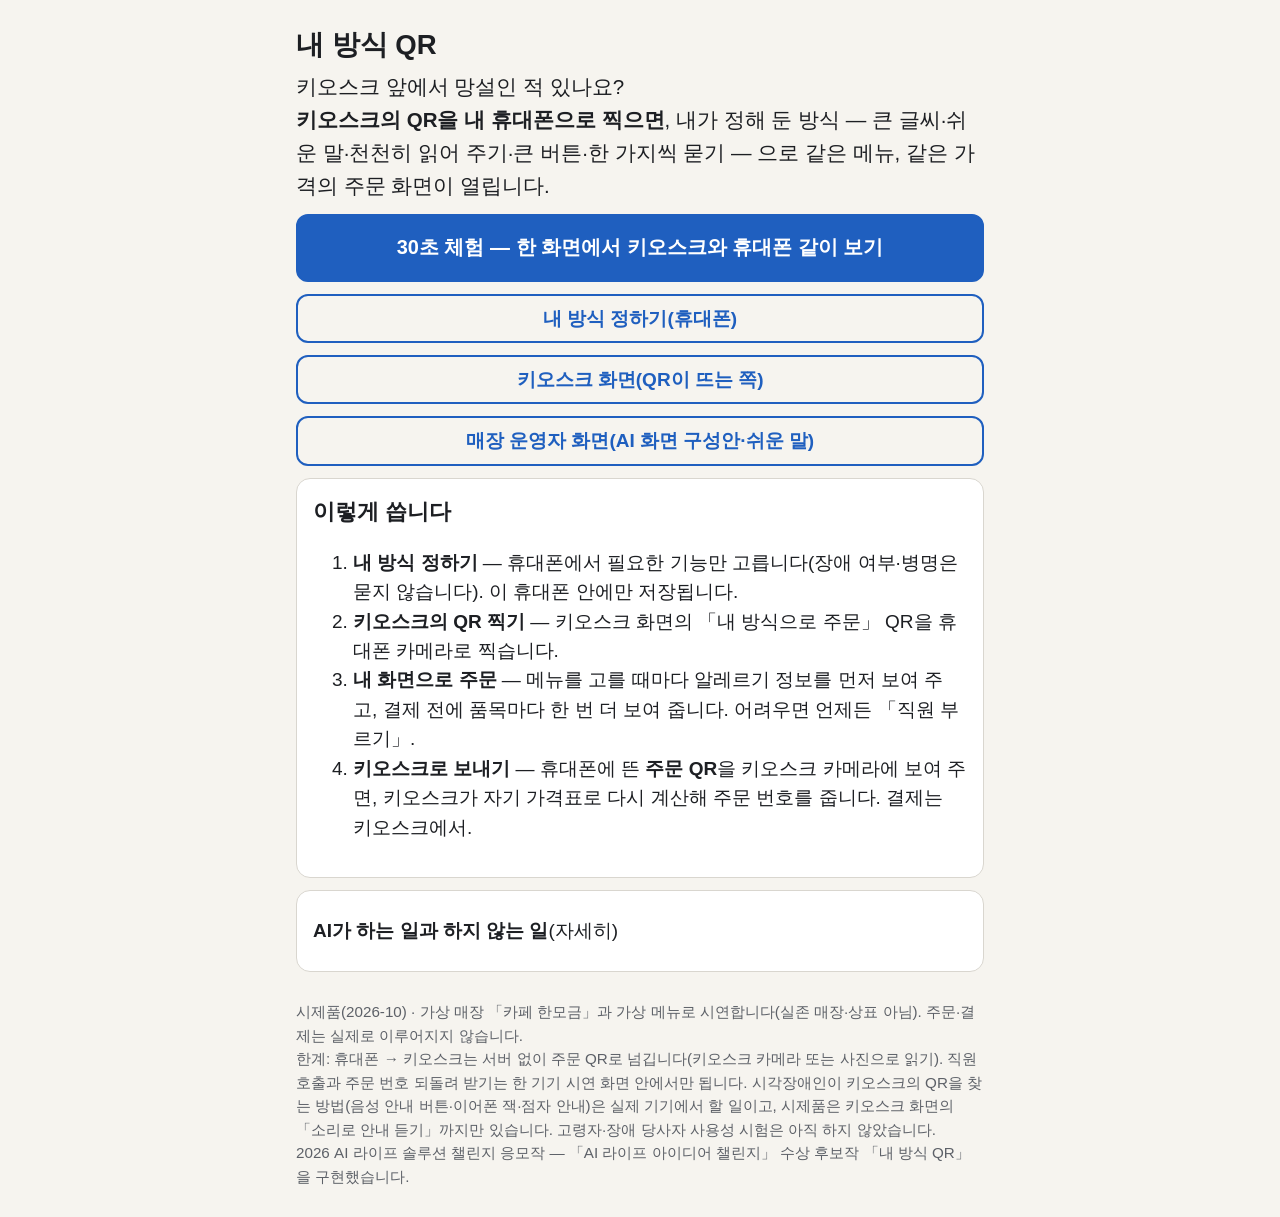
<file: index.html>
<!doctype html>
<html lang="ko">
<head>
<meta charset="utf-8">
<meta name="viewport" content="width=device-width, initial-scale=1">
<title>내 방식 QR — 키오스크를 내 방식으로</title>
<meta name="description" content="키오스크의 QR을 내 휴대폰으로 찍으면, 휴대폰에 저장한 내 방식(큰 글씨·쉬운 말·읽어 주기)대로 주문 화면이 나오는 시제품">
<link rel="stylesheet" href="css/app.css">
</head>
<body>
<main class="wrap">
  <h1>내 방식 QR</h1>
  <p class="hero">키오스크 앞에서 망설인 적 있나요?<br><b>키오스크의 QR을 내 휴대폰으로 찍으면</b>, 내가 정해 둔 방식 — 큰 글씨·쉬운 말·천천히 읽어 주기·큰 버튼·한 가지씩 묻기 — 으로 같은 메뉴, 같은 가격의 주문 화면이 열립니다.</p>

  <a class="btn block hero-btn" href="demo.html">30초 체험 — 한 화면에서 키오스크와 휴대폰 같이 보기</a>
  <a class="btn block ghost" href="my.html">내 방식 정하기(휴대폰)</a>
  <a class="btn block ghost" href="kiosk.html">키오스크 화면(QR이 뜨는 쪽)</a>
  <a class="btn block ghost" href="admin.html">매장 운영자 화면(AI 화면 구성안·쉬운 말)</a>

  <div class="card">
    <h2 style="margin-top:0">이렇게 씁니다</h2>
    <ol>
      <li><b>내 방식 정하기</b> — 휴대폰에서 필요한 기능만 고릅니다(장애 여부·병명은 묻지 않습니다). 이 휴대폰 안에만 저장됩니다.</li>
      <li><b>키오스크의 QR 찍기</b> — 키오스크 화면의 「내 방식으로 주문」 QR을 휴대폰 카메라로 찍습니다.</li>
      <li><b>내 화면으로 주문</b> — 메뉴를 고를 때마다 알레르기 정보를 먼저 보여 주고, 결제 전에 품목마다 한 번 더 보여 줍니다. 어려우면 언제든 「직원 부르기」.</li>
      <li><b>키오스크로 보내기</b> — 휴대폰에 뜬 <b>주문 QR</b>을 키오스크 카메라에 보여 주면, 키오스크가 자기 가격표로 다시 계산해 주문 번호를 줍니다. 결제는 키오스크에서.</li>
    </ol>
  </div>

  <details class="card">
    <summary><b>AI가 하는 일과 하지 않는 일</b> (자세히)</summary>
    <ul>
      <li><b>① 화면 구성안</b>: 매장 메뉴판을 처음 등록할 때, 손님 기능 조합 <b>64가지</b>마다 AI(Qwen2.5-1.5B)가 화면 구성안 — 목록에 보일 정보·한 번에 보일 메뉴 수·설명을 펼칠지 접을지·글씨와 단추 크기·읽어 줄 것·첫 화면 안내 한 줄 — 을 만듭니다(고를 것을 한꺼번에/하나씩 물을지는 코드가 정함). 코드가 기능별 최소 기준(큰 글씨면 글씨 140% 이상, 큰 버튼이면 단추 140% 이상, 한 가지씩이면 하나씩 묻기, 읽어 주기면 가격·알레르기는 꼭 읽기 등), 고르지 않은 기능은 그대로(또렷한 색은 색만 바꿈), 안내 문장(화면 방식만 말하는지·실제 구성과 맞는지 — 정해진 금지 낱말·말꼴 목록으로)을 검사해 고친 뒤 조합별로 저장합니다. 손님 화면은 그릴 때 실제 높이를 재서, 「담기」가 화면 밖이면 그 자리에서 설명을 단추 아래로 옮기고(쉬운 말이 아니면 접고) 그래도 넘치면 하나씩 묻습니다. <span id="planStats"></span></li>
      <li><b>② 쉬운 말</b>: 메뉴를 등록할 때 AI가 메뉴 설명과 옵션 이름을 <b>쉬운 말</b>로 한 번 바꿉니다. 규칙 검사(원문·용어 사전에 없는 낱말·숫자와 수량·빠진 재료·알레르기 성분을 빼는 말·뜻이 바뀐 옵션·원문에 없는 건강·질병·식이·가격 주장 등)를 통과한 것은 <b>승인 대기</b>로 두고, 매장 운영자가 원문과 나란히 보고 <b>승인한 것만</b> 손님 화면에 냅니다. 통과하지 못하면 <b>쉬운 낱말로 바꾼 매장 설명</b>을, 그것도 어색하면 <b>매장 설명 그대로</b> 씁니다. 규칙은 모두 막지 못합니다 — 규칙을 고정한 뒤 처음 본 틀린 문장 122개 중 119개를 막았고, 맞는 문장도 46개 중 12개를 막았습니다(시험 문장은 모두 AI 페르소나가 씀).</li>
      <li><b>지금 시연의 결과</b>: 두 가지 모두 같은 모델을 개발 PC의 CPU(llama.cpp)에서 돌려 미리 만든 것이고(쉬운 말: 메뉴 30개 중 15개가 AI, 15개는 매장 설명 바탕), <b>사람이 승인하지 않은 시연용</b>입니다(손님 화면에 「시연용 — 사람 승인 없음」 표시). 운영자 화면의 <b>브라우저 안 실행(WebLLM)</b>은 WebGPU가 있는 기기용 기능으로, 아직 실행 기록이 없습니다.</li>
      <li><b>하지 않는 일</b>: 메뉴 이름·가격·알레르기 정보는 AI가 건드리지 않고 매장 원본 값을 그대로 보여 줍니다(화면 구성안도 이 표시와 「직원 부르기」는 바꿀 수 없음). 매장이 알레르기를 적지 않은 메뉴는 메뉴 설명에 적힌 재료 낱말(우유·밀 등)로 정해진 규칙에 따라 성분을 표시하고 「매장에 확인」을 함께 적습니다. 손님의 설정은 서버에 저장하거나 보내지 않습니다(이 휴대폰 안에만 저장, 주문 QR에도 넣지 않음).</li>
    </ul>
  </details>

  <p class="foot">시제품(2026-10) · 가상 매장 「카페 한모금」과 가상 메뉴로 시연합니다(실존 매장·상표 아님). 주문·결제는 실제로 이루어지지 않습니다.<br>
  한계: 휴대폰 → 키오스크는 서버 없이 주문 QR로 넘깁니다(키오스크 카메라 또는 사진으로 읽기). 직원 호출과 주문 번호 되돌려 받기는 한 기기 시연 화면 안에서만 됩니다. 시각장애인이 키오스크의 QR을 찾는 방법(음성 안내 버튼·이어폰 잭·점자 안내)은 실제 기기에서 할 일이고, 시제품은 키오스크 화면의 「소리로 안내 듣기」까지만 있습니다. 고령자·장애 당사자 사용성 시험은 아직 하지 않았습니다.<br>
  2026 AI 라이프 솔루션 챌린지 응모작 — 「AI 라이프 아이디어 챌린지」 수상 후보작 「내 방식 QR」을 구현했습니다.</p>
</main>
<script type="module">
// v0.6: 화면 구성안 저장본 숫자(검증 통과·보정·기본)를 그대로 보여 줌
try {
  const p = await (await fetch("assets/plans-hanmogeum.json", { cache: "no-cache" })).json();
  document.getElementById("planStats").textContent = `지금 저장본: 64가지 중 그대로 통과 ${p.summary.통과} · 코드가 고친 것 ${p.summary.보정} · 기본 구성 ${p.summary.기본}(${p.made}).`;
} catch (e) { /* 저장본이 없으면 숫자 없이 */ }
</script>
</body>
</html>
</file>
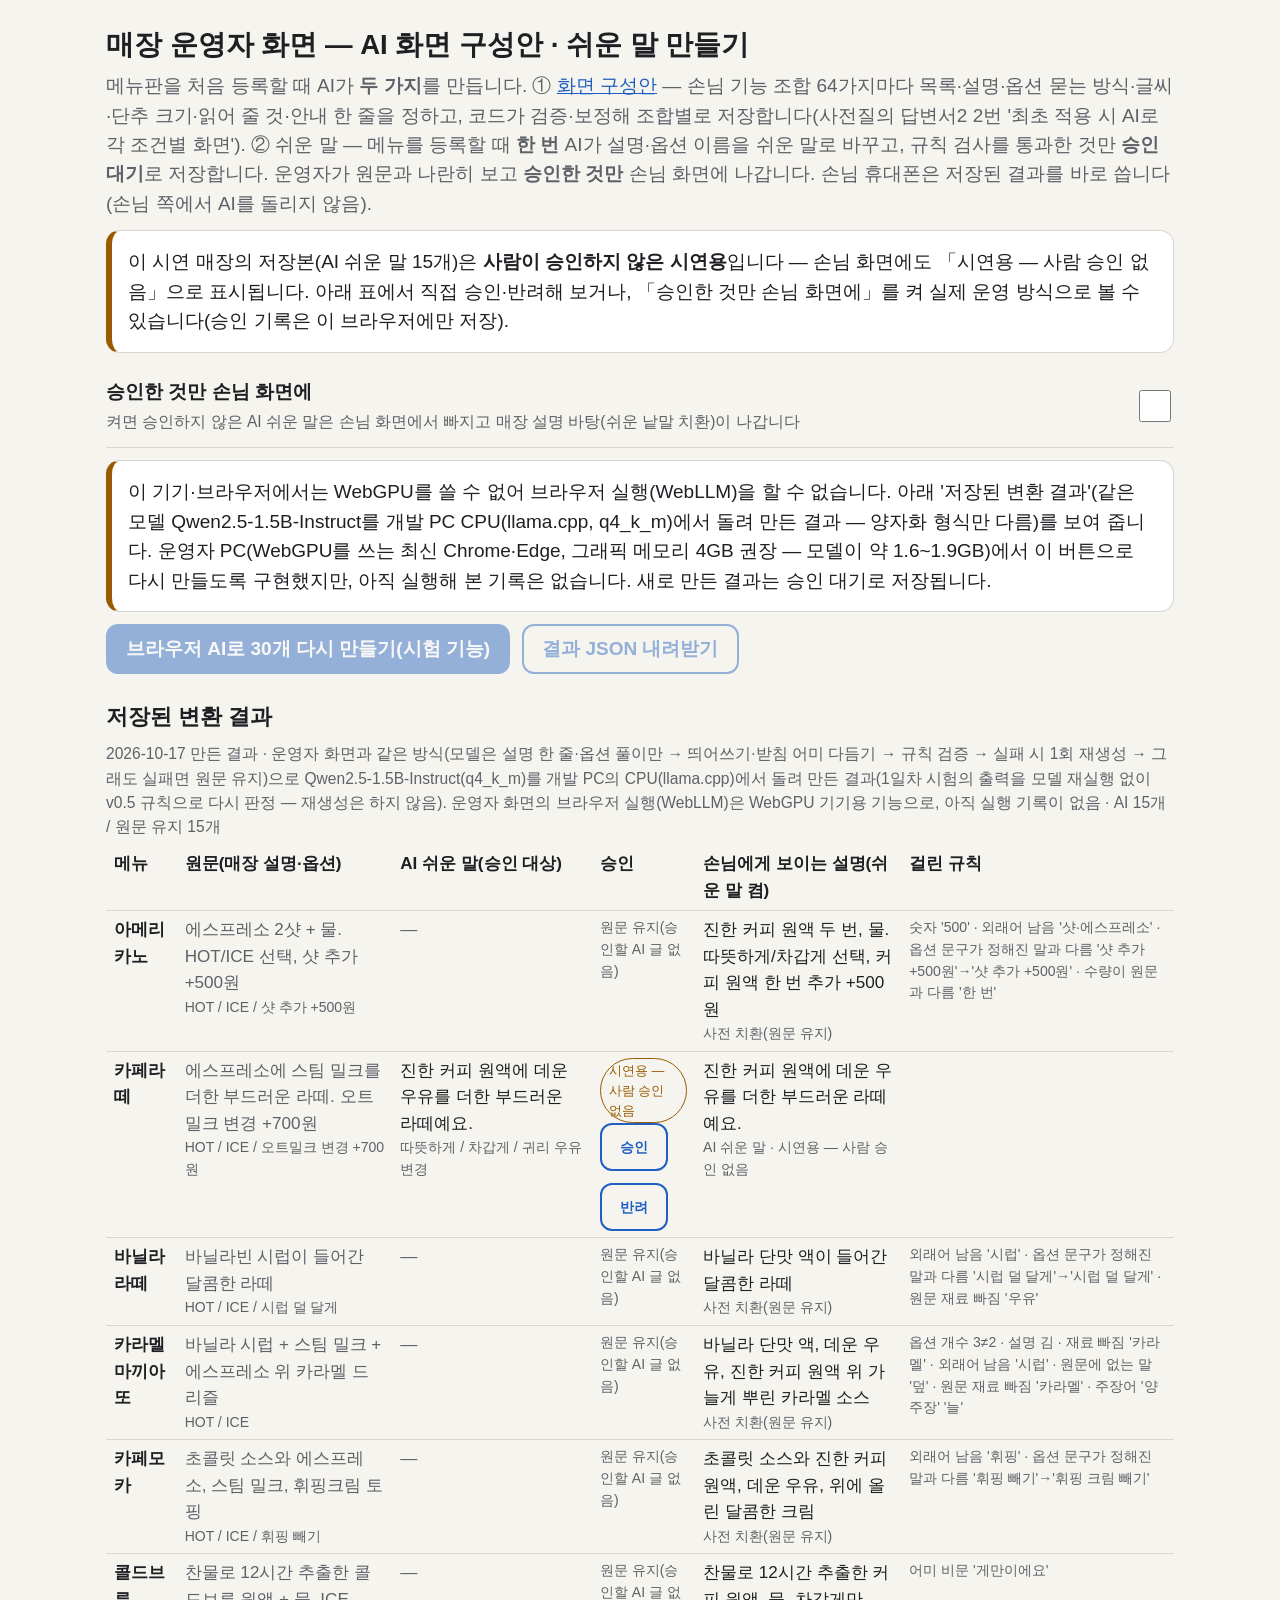
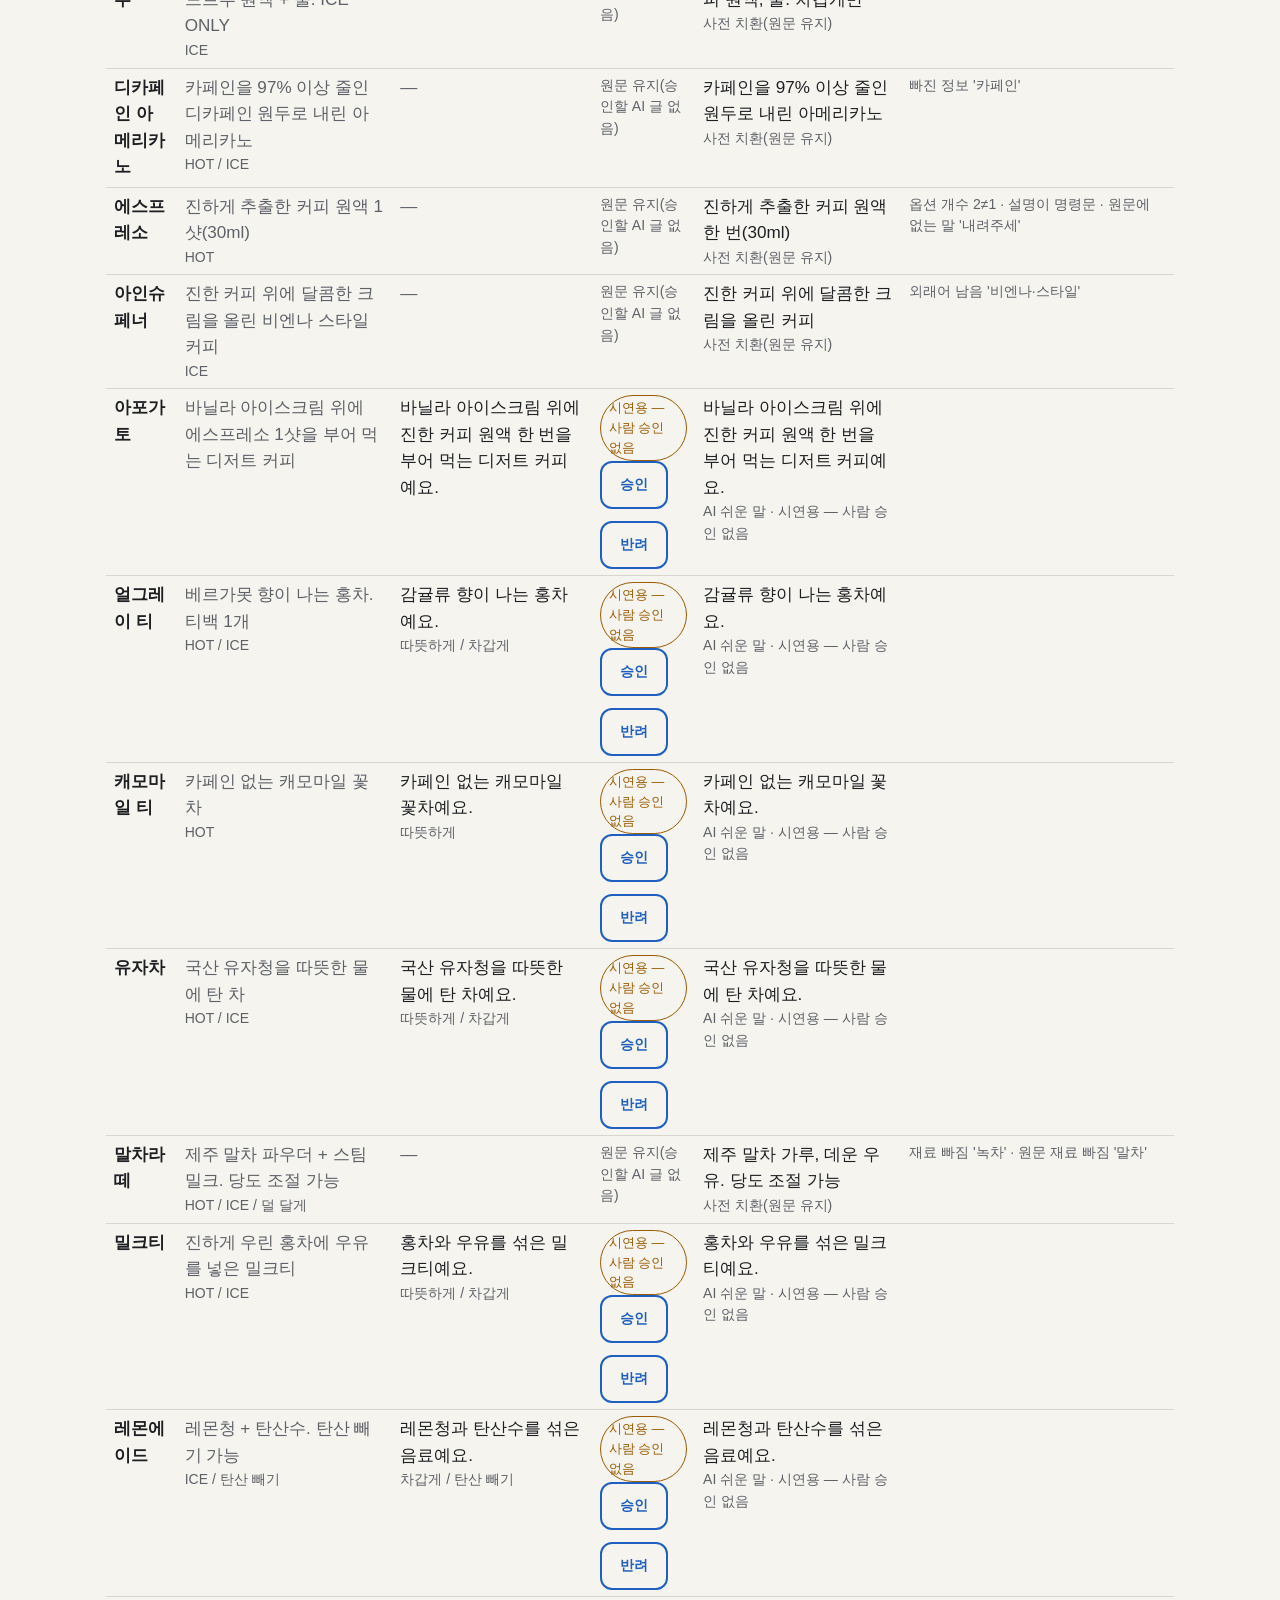
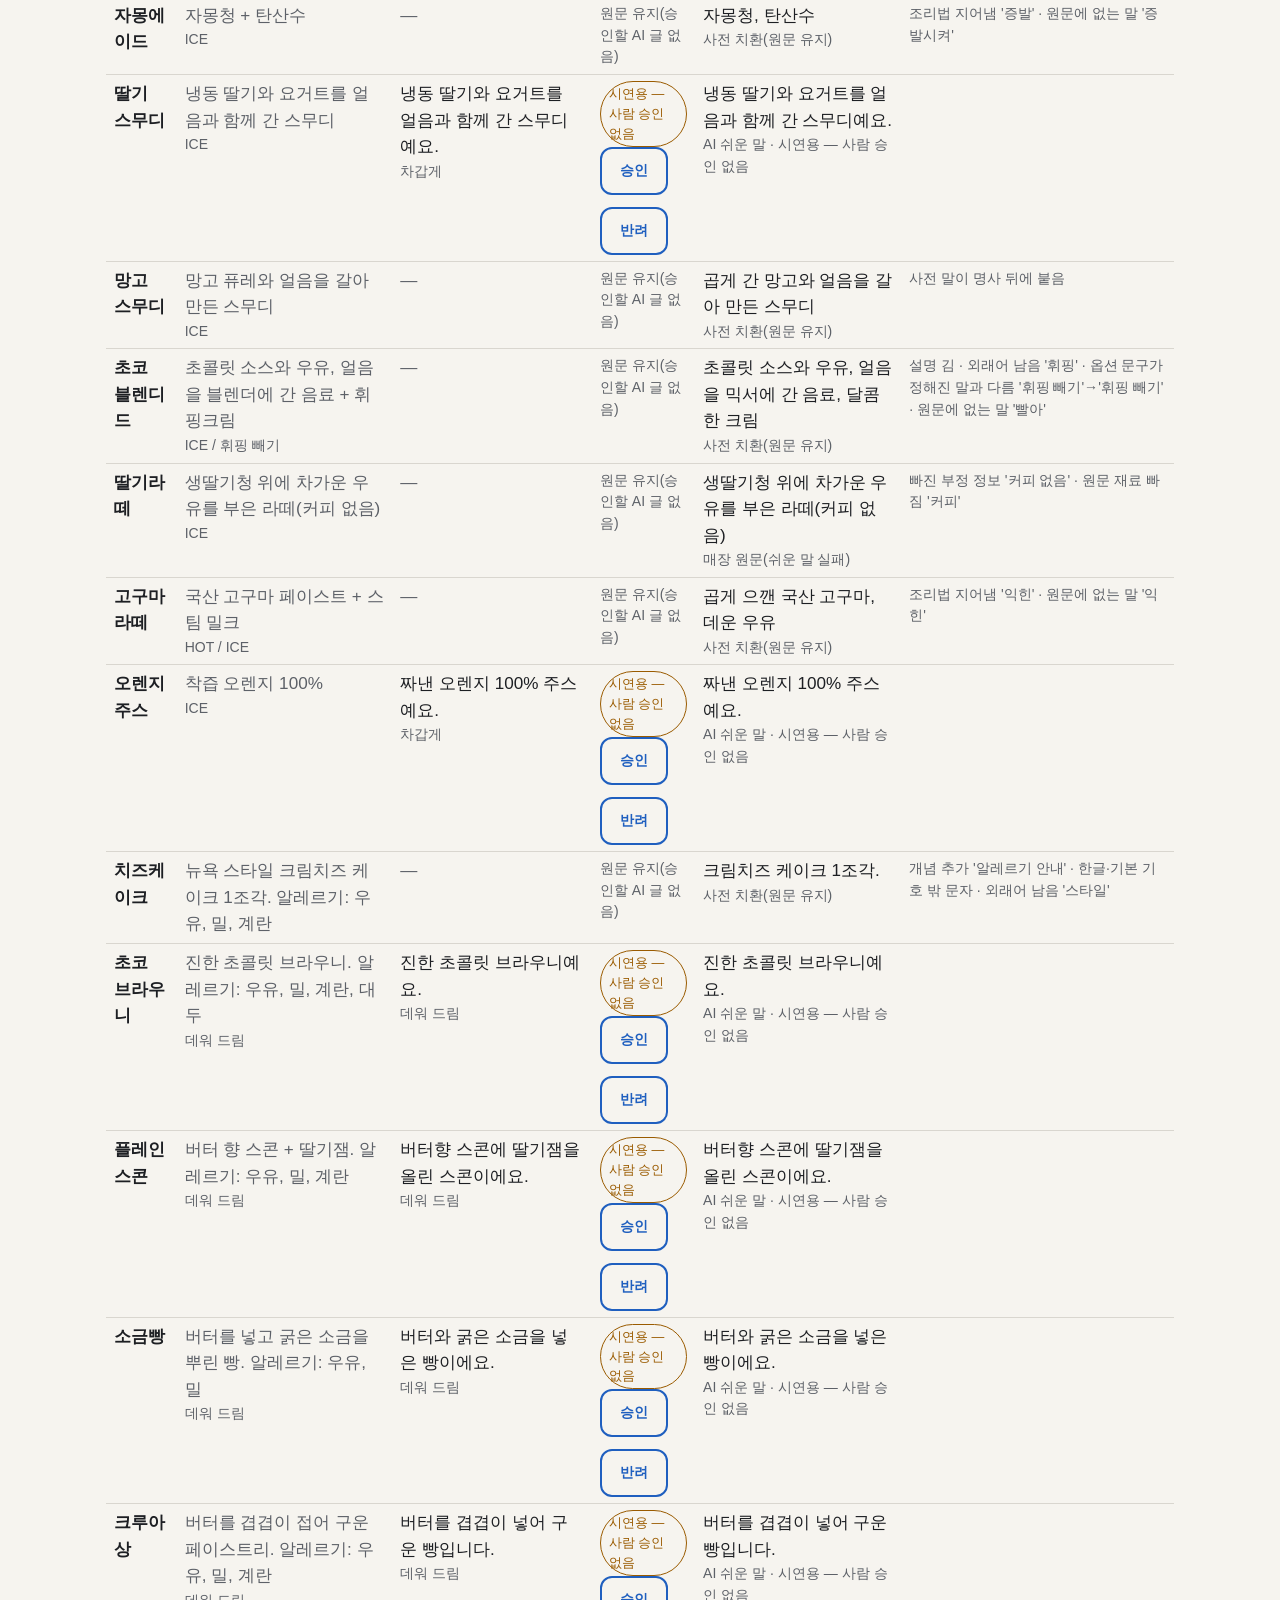
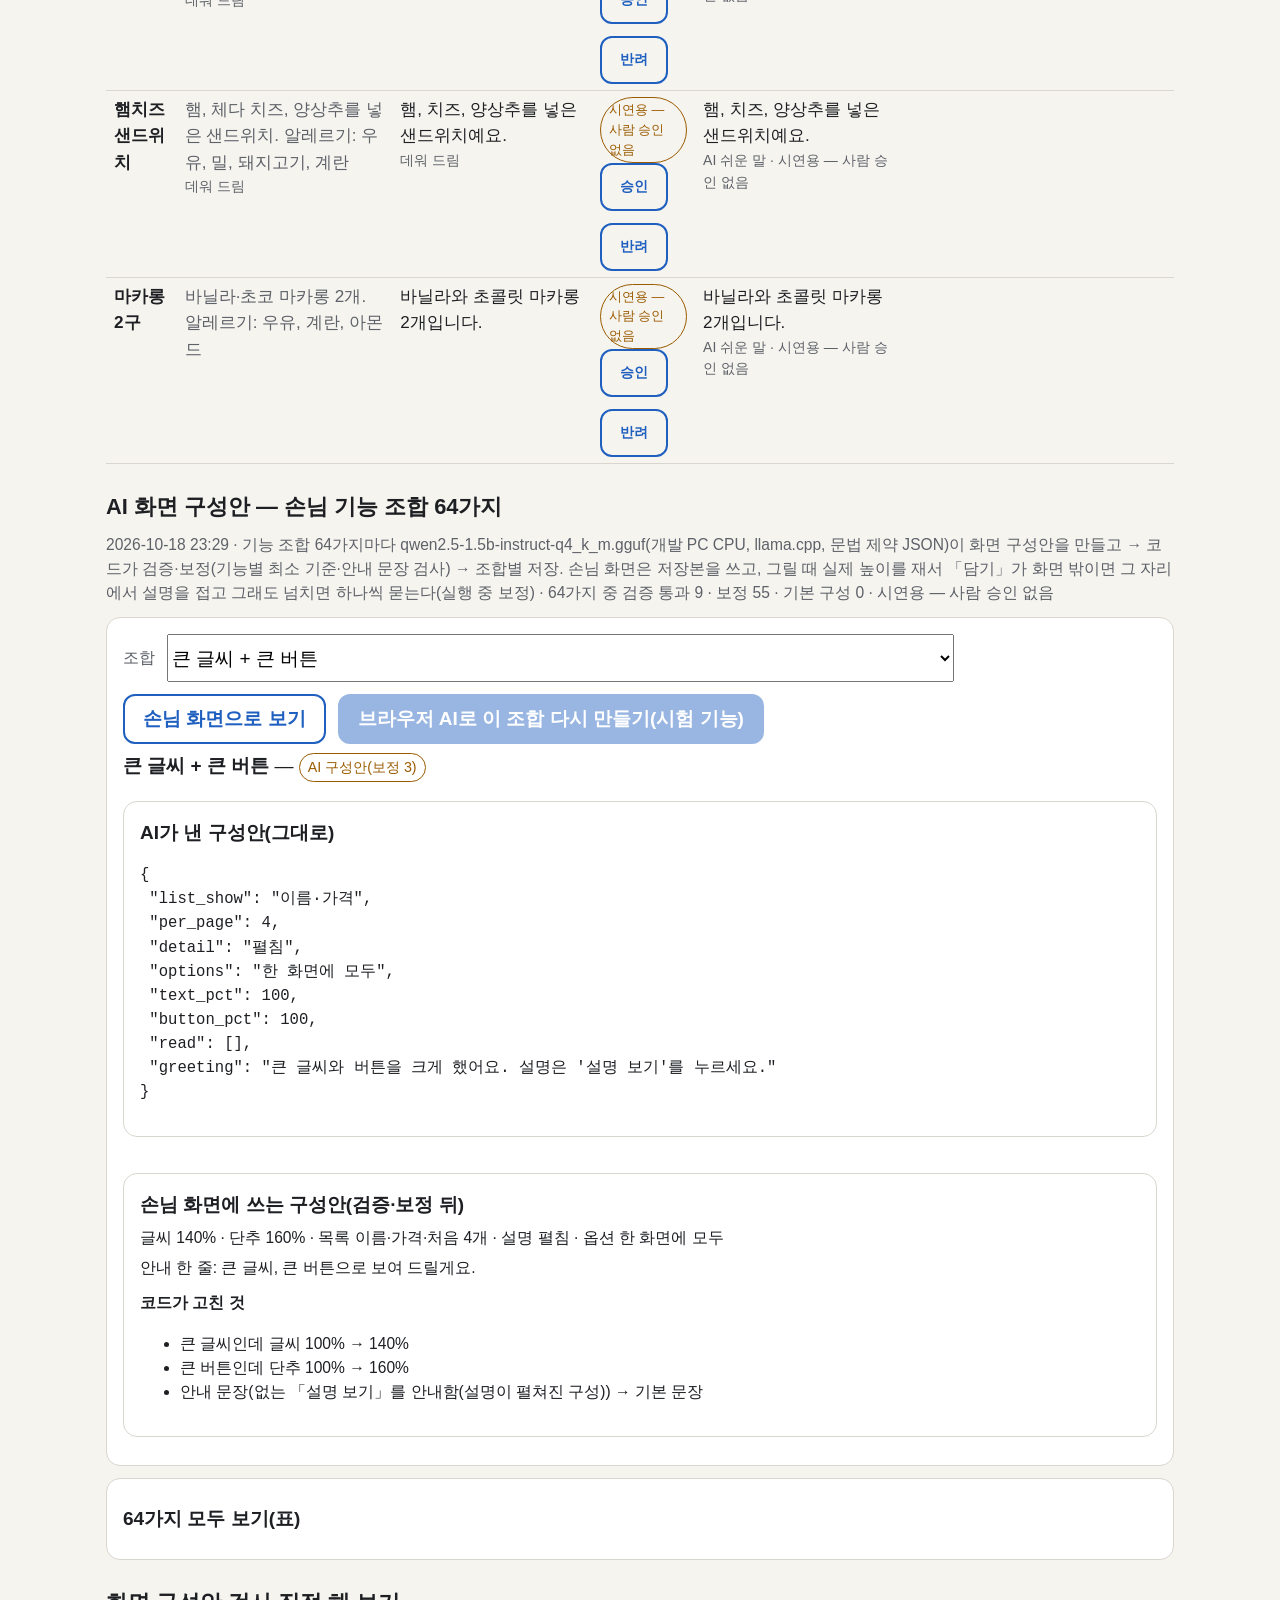
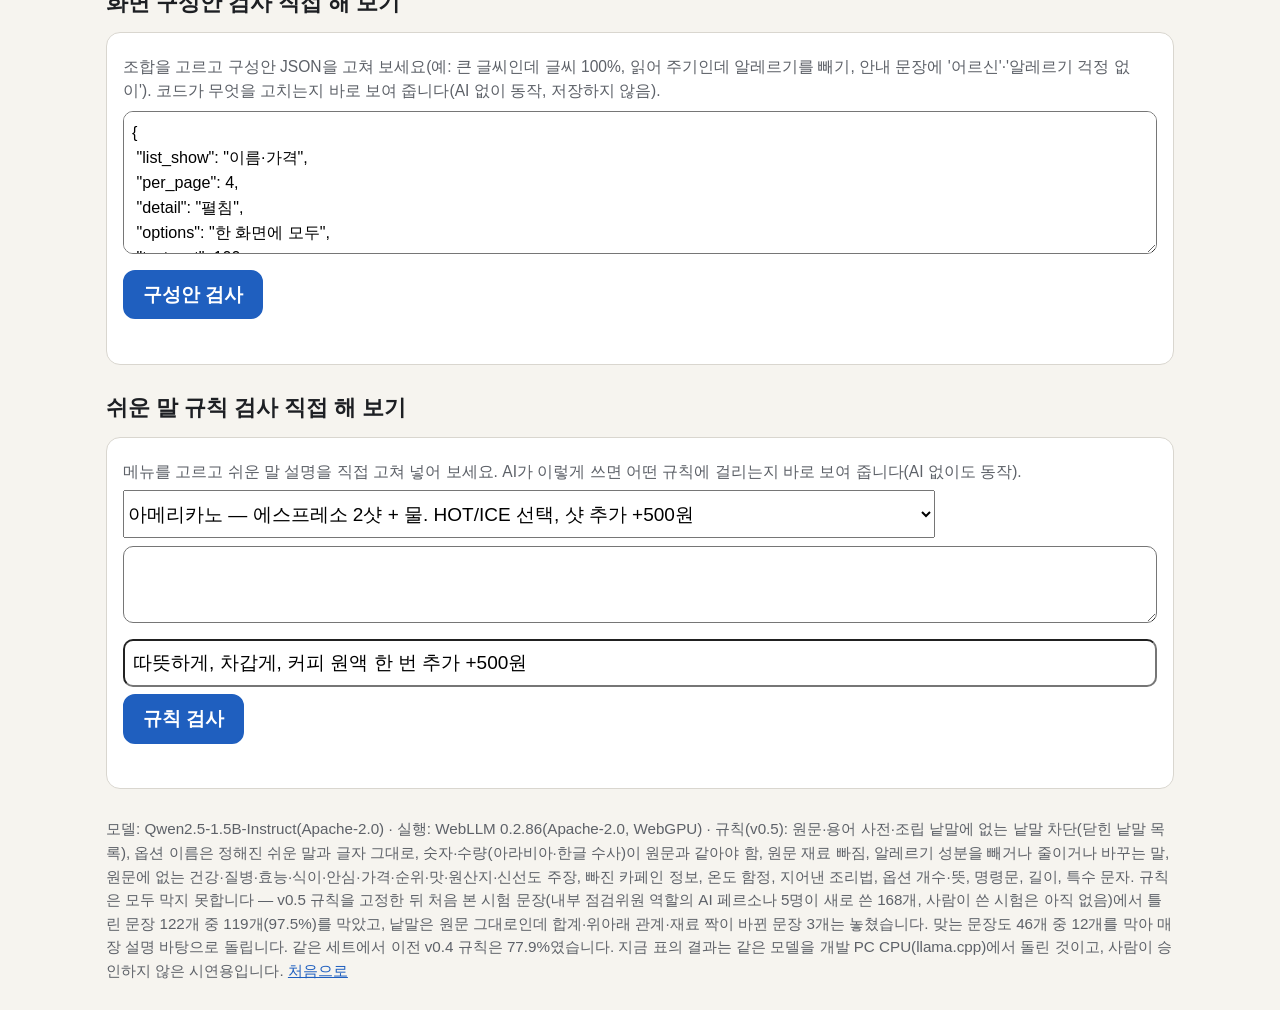
<file: admin.html>
<!doctype html>
<html lang="ko">
<head>
<meta charset="utf-8">
<meta name="viewport" content="width=device-width, initial-scale=1">
<title>운영자 화면 — 내 방식 QR</title>
<link rel="stylesheet" href="css/app.css">
</head>
<body>
<main class="wrap wide">
  <h1>매장 운영자 화면 — AI 화면 구성안 · 쉬운 말 만들기</h1>
  <p class="sub">메뉴판을 처음 등록할 때 AI가 <b>두 가지</b>를 만듭니다. ① <a href="#plans">화면 구성안</a> — 손님 기능 조합 64가지마다 목록·설명·옵션 묻는 방식·글씨·단추 크기·읽어 줄 것·안내 한 줄을 정하고, 코드가 검증·보정해 조합별로 저장합니다(사전질의 답변서2 2번 '최초 적용 시 AI로 각 조건별 화면'). ② 쉬운 말 — 메뉴를 등록할 때 <b>한 번</b> AI가 설명·옵션 이름을 쉬운 말로 바꾸고, 규칙 검사를 통과한 것만 <b>승인 대기</b>로 저장합니다. 운영자가 원문과 나란히 보고 <b>승인한 것만</b> 손님 화면에 나갑니다. 손님 휴대폰은 저장된 결과를 바로 씁니다(손님 쪽에서 AI를 돌리지 않음).</p>
  <div class="card notice" id="demoNote">이 시연 매장의 저장본(AI 쉬운 말 <span id="nAI"></span>개)은 <b>사람이 승인하지 않은 시연용</b>입니다 — 손님 화면에도 「시연용 — 사람 승인 없음」으로 표시됩니다. 아래 표에서 직접 승인·반려해 보거나, 「승인한 것만 손님 화면에」를 켜 실제 운영 방식으로 볼 수 있습니다(승인 기록은 이 브라우저에만 저장).</div>
  <label class="toggle"><span><b>승인한 것만 손님 화면에</b><br><span class="sub small">켜면 승인하지 않은 AI 쉬운 말은 손님 화면에서 빠지고 매장 설명 바탕(쉬운 낱말 치환)이 나갑니다</span></span><input type="checkbox" id="strict"></label>

  <div class="card notice" id="gpu" aria-live="polite">브라우저 AI 사용 가능 여부를 확인하는 중…</div>
  <div class="row">
    <button id="run" type="button" disabled>브라우저 AI로 30개 다시 만들기(시험 기능)</button>
    <button id="dl" type="button" class="ghost" disabled>결과 JSON 내려받기</button>
    <span id="prog" class="sub small live"></span>
  </div>

  <h2>저장된 변환 결과</h2>
  <p class="sub small" id="how"></p>
  <div style="overflow-x:auto"><table id="tbl"><thead><tr><th>메뉴</th><th>원문(매장 설명·옵션)</th><th>AI 쉬운 말(승인 대상)</th><th>승인</th><th>손님에게 보이는 설명(쉬운 말 켬)</th><th>걸린 규칙</th></tr></thead><tbody></tbody></table></div>


  <h2 id="plans">AI 화면 구성안 — 손님 기능 조합 64가지</h2>
  <p class="sub small" id="planhow"></p>
  <div class="card">
    <div class="row"><label for="planCombo" class="sub small">조합</label><select id="planCombo" style="font:inherit; min-height:var(--btn-h); max-width:100%"></select>
      <a id="planOpen" class="btn ghost" href="#" target="_blank" rel="noopener">손님 화면으로 보기</a>
      <button id="planRun" type="button" disabled>브라우저 AI로 이 조합 다시 만들기(시험 기능)</button></div>
    <div id="planView" class="live" aria-live="polite"></div>
  </div>
  <details class="card"><summary><b>64가지 모두 보기(표)</b></summary>
    <div style="overflow-x:auto"><table id="plantbl"><thead><tr><th>기능 조합</th><th>판정</th><th>글씨·단추</th><th>목록</th><th>설명</th><th>옵션</th><th>읽기</th><th>안내 한 줄</th><th>코드가 고친 것</th></tr></thead><tbody></tbody></table></div>
  </details>
  <h2>화면 구성안 검사 직접 해 보기</h2>
  <div class="card">
    <p class="sub small">조합을 고르고 구성안 JSON을 고쳐 보세요(예: 큰 글씨인데 글씨 100%, 읽어 주기인데 알레르기를 빼기, 안내 문장에 '어르신'·'알레르기 걱정 없이'). 코드가 무엇을 고치는지 바로 보여 줍니다(AI 없이 동작, 저장하지 않음).</p>
    <p><textarea id="planTry" aria-label="구성안 JSON(직접 고쳐 넣기)" rows="5" style="width:100%; font:inherit; font-size:0.85em; padding:8px; border-radius:10px"></textarea></p>
    <button id="planTryBtn" type="button">구성안 검사</button>
    <div id="planTryOut" class="live" aria-live="polite"></div>
  </div>
  <h2>쉬운 말 규칙 검사 직접 해 보기</h2>
  <div class="card">
    <p class="sub small">메뉴를 고르고 쉬운 말 설명을 직접 고쳐 넣어 보세요. AI가 이렇게 쓰면 어떤 규칙에 걸리는지 바로 보여 줍니다(AI 없이도 동작).</p>
    <div class="row"><select id="pickItem" aria-label="검사할 메뉴" style="font:inherit; min-height:var(--btn-h); max-width:100%"></select></div>
    <p><textarea id="tryDesc" aria-label="쉬운 말 설명(직접 고쳐 넣기)" rows="2" style="width:100%; font:inherit; padding:8px; border-radius:10px"></textarea></p>
    <p><input id="tryOpts" aria-label="옵션(쉼표로 나눔)" style="width:100%; font:inherit; min-height:var(--btn-h); padding:0 8px; border-radius:10px" placeholder="옵션(쉼표로 나눔)"></p>
    <button id="tryBtn" type="button">규칙 검사</button>
    <div id="tryOut" class="live" aria-live="polite"></div>
  </div>
  <p class="foot">모델: Qwen2.5-1.5B-Instruct(Apache-2.0) · 실행: WebLLM 0.2.86(Apache-2.0, WebGPU) · 규칙(v0.5): 원문·용어 사전·조립 낱말에 없는 낱말 차단(닫힌 낱말 목록), 옵션 이름은 정해진 쉬운 말과 글자 그대로, 숫자·수량(아라비아·한글 수사)이 원문과 같아야 함, 원문 재료 빠짐, 알레르기 성분을 빼거나 줄이거나 바꾸는 말, 원문에 없는 건강·질병·효능·식이·안심·가격·순위·맛·원산지·신선도 주장, 빠진 카페인 정보, 온도 함정, 지어낸 조리법, 옵션 개수·뜻, 명령문, 길이, 특수 문자. 규칙은 모두 막지 못합니다 — v0.5 규칙을 고정한 뒤 처음 본 시험 문장(내부 점검위원 역할의 AI 페르소나 5명이 새로 쓴 168개, 사람이 쓴 시험은 아직 없음)에서 틀린 문장 122개 중 119개(97.5%)를 막았고, 낱말은 원문 그대로인데 합계·위아래 관계·재료 짝이 바뀐 문장 3개는 놓쳤습니다. 맞는 문장도 46개 중 12개를 막아 매장 설명 바탕으로 돌립니다. 같은 세트에서 이전 v0.4 규칙은 77.9%였습니다. 지금 표의 결과는 같은 모델을 개발 PC CPU(llama.cpp)에서 돌린 것이고, 사람이 승인하지 않은 시연용입니다. <a href="index.html">처음으로</a></p>
</main>
<script type="module">
import { loadStore, viewItem, reviewOf, saveReview, el } from "./js/common.js";
import { checkEasy, tidy, SYSTEM, EX_IN, EX_OUT, SCHEMA, hints } from "./js/rules.js";
import { allCombos, comboKey, CODE_KO, storeSummary, validatePlan, planFor, PLAN_SYSTEM, PLAN_SCHEMA, PLAN_EX, planUserMessage } from "./js/plan.js";
const store = await loadStore();
const items = store.menu.items;
const result = Object.fromEntries(store.easy.rows.map((r) => [r.id, { ...r }]));
document.getElementById("how").textContent = `${store.easy.made} 만든 결과 · ${store.easy.how} · AI ${store.easy.summary.ai}개 / 원문 유지 ${store.easy.summary.original}개`;
document.getElementById("nAI").textContent = store.easy.summary.ai;
const tbody = document.querySelector("#tbl tbody");
const strictBox = document.getElementById("strict");
strictBox.checked = !!store.review.strict;
strictBox.onchange = () => { store.review.strict = strictBox.checked; saveReview(store.review); drawTable(); };
// v0.5(3차 내부 점검 A·C·D): 승인 — 그 글자 그대로에 묶어 이 브라우저에 저장(글이 바뀌면 다시 승인 필요)
function mark(id, row, state) {
  if (state) store.review.ids[id] = { state, desc: row.easy_desc, options: row.easy_options || null, at: new Date().toISOString().slice(0, 16) };
  else delete store.review.ids[id];
  saveReview(store.review); drawTable();
}
function drawTable() {
  tbody.replaceChildren(...items.map((it) => {
    const r = result[it.id] || {};
    const rv = reviewOf(it.id, store);
    const cand = rv.pending && rv.pending.used === "AI" && rv.state !== "승인" ? rv.pending : rv.row; // 승인 대기인 새 변환이 있으면 그것이 승인 대상
    const state = cand && cand === rv.pending && rv.state !== "승인" && rv.state !== "반려" ? "승인 대기" : rv.state;
    // v0.4(2차 내부 점검 C): 실제 손님 화면(쉬운 말 켬)과 같은 글 — 원문 유지 항목은 사전 치환본 또는 매장 원문
    const v = viewItem(it, store, true);
    const approveCell = cand ? el("td", {}, el("div", { class: "tag " + (state === "승인" ? "ai" : "orig") }, state || "—"),
      el("div", { class: "row" },
        el("button", { type: "button", class: "ghost small", "data-approve": it.id, onclick: () => mark(it.id, cand, "승인") }, "승인"),
        el("button", { type: "button", class: "ghost small", "data-reject": it.id, onclick: () => mark(it.id, cand, "반려") }, "반려"),
        store.review.ids[it.id] ? el("button", { type: "button", class: "ghost small", onclick: () => mark(it.id, cand, null) }, "되돌리기") : null))
      : el("td", { class: "sub small" }, r.used === "AI" ? "—" : "원문 유지(승인할 AI 글 없음)");
    return el("tr", { "data-id": it.id }, el("td", {}, el("b", {}, it.name)),
      el("td", { class: "sub" }, it.desc, el("div", { class: "small" }, it.options.join(" / "))),
      el("td", {}, cand ? [cand.easy_desc, el("div", { class: "sub small" }, (cand.easy_options || []).join(" / "))] : el("span", { class: "sub" }, "—")),
      approveCell,
      el("td", {}, v.desc, el("div", { class: "sub small" }, v.source === "AI 쉬운 말" ? `AI 쉬운 말 · ${v.review}` : v.source)),
      el("td", { class: "sub small" }, (r.rule_flags || []).join(" · ")));
  }));
}
drawTable();

// WebGPU 확인 — 없으면 이유를 보여 주고 저장된 결과로 시연
const gpuBox = document.getElementById("gpu");
let adapter = null, MODEL = "Qwen2.5-1.5B-Instruct-q4f16_1-MLC";
try { adapter = navigator.gpu ? await navigator.gpu.requestAdapter() : null; } catch (e) { adapter = null; }
if (!adapter) {
  gpuBox.textContent = "이 기기·브라우저에서는 WebGPU를 쓸 수 없어 브라우저 실행(WebLLM)을 할 수 없습니다. 아래 '저장된 변환 결과'(같은 모델 Qwen2.5-1.5B-Instruct를 개발 PC CPU(llama.cpp, q4_k_m)에서 돌려 만든 결과 — 양자화 형식만 다름)를 보여 줍니다. 운영자 PC(WebGPU를 쓰는 최신 Chrome·Edge, 그래픽 메모리 4GB 권장 — 모델이 약 1.6~1.9GB)에서 이 버튼으로 다시 만들도록 구현했지만, 아직 실행해 본 기록은 없습니다. 새로 만든 결과는 승인 대기로 저장됩니다.";
} else {
  gpuBox.classList.remove("notice");
  const f16 = adapter.features && adapter.features.has("shader-f16");
  MODEL = f16 ? "Qwen2.5-1.5B-Instruct-q4f16_1-MLC" : "Qwen2.5-1.5B-Instruct-q4f32_1-MLC"; // v0.4(2차 내부 점검 C): f16이 없는 기기는 q4f32
  gpuBox.textContent = `WebGPU 사용 가능(${f16 ? "f16" : "f16 없음 → q4f32"}) — 버튼을 누르면 모델(약 1~1.9GB)을 한 번 내려받아 브라우저 안에서 변환합니다. 메뉴 내용은 서버로 보내지 않습니다. (이 기능은 아직 실행 기록이 없는 시험 기능입니다)`;
  document.getElementById("run").disabled = false;
}

let engine = null, made = null;
const prog = document.getElementById("prog");
document.getElementById("run").onclick = async () => {
  document.getElementById("run").disabled = true;
  try {
    const webllm = await import("https://esm.run/@mlc-ai/web-llm@0.2.86");
    engine = await webllm.CreateMLCEngine(MODEL, { initProgressCallback: (r) => (prog.textContent = r.text) });
    const rows = [];
    for (const [n, it] of items.entries()) {
      const h = hints(it, store.glossary);
      let user = JSON.stringify({ id: it.id, name: it.name, desc: it.desc, options: it.options });
      if (h.length) user += "\n바꿔 쓸 말(꼭 이렇게): " + h.join(", ");
      let out = {}, flags = ["시도 안 함"], tries = 0;
      for (let t = 0; t < 2; t++) {
        tries = t + 1;
        prog.textContent = `${n + 1}/${items.length} ${it.name} — ${t ? "다시 만드는 중" : "만드는 중"}`;
        const r = await engine.chat.completions.create({
          messages: [{ role: "system", content: SYSTEM },
            { role: "user", content: JSON.stringify(EX_IN) + "\n바꿔 쓸 말(꼭 이렇게): 파우더=가루, 스팀 밀크=데운 우유, 휘핑=달콤한 크림, HOT=따뜻하게, ICE=차갑게" },
            { role: "assistant", content: JSON.stringify(EX_OUT) }, { role: "user", content: user }],
          response_format: { type: "json_object", schema: JSON.stringify(SCHEMA) }, temperature: 0.2 + 0.3 * t, max_tokens: 200 });
        try { out = JSON.parse(r.choices[0].message.content); out.easy_desc = tidy(String(out.easy_desc || "")).text; flags = checkEasy(it, out, store.glossary); } catch (e) { out = {}; flags = ["JSON 오류"]; }
        if (!flags.length) break;
      }
      const used = flags.length ? "원문 유지" : "AI";
      const row = { id: it.id, used, easy_desc: used === "AI" ? out.easy_desc : null, easy_options: used === "AI" ? out.options : null, rule_flags: flags, tries, review: used === "AI" ? "승인 대기" : null };
      // v0.5: 새 변환은 '승인 대기'로만 저장 — 운영자가 승인하기 전에는 손님 화면에 나가지 않는다
      if (used === "AI") { store.review.pending[it.id] = row; saveReview(store.review); }
      result[it.id] = row; rows.push(row); drawTable();
    }
    made = { store_id: store.menu.store_id, made: new Date().toISOString().slice(0, 10), how: `운영자 화면(WebLLM ${MODEL}) → 띄어쓰기·어미 다듬기 → 규칙 검증(v0.5) → 1회 재생성 → 실패면 원문 유지 → AI 변환은 승인 대기`,
      model: MODEL, summary: { ai: rows.filter((r) => r.used === "AI").length, original: rows.filter((r) => r.used !== "AI").length }, rows };
    prog.textContent = `끝 — AI ${made.summary.ai}개(승인 대기) / 원문 유지 ${made.summary.original}개. 표에서 원문과 나란히 보고 승인한 것만 손님 화면에 나갑니다. 결과 JSON을 내려받아 두세요.`;
    document.getElementById("dl").disabled = false;
  } catch (e) {
    prog.textContent = "브라우저 AI 실행 실패: " + (e && e.message ? e.message : e) + " — 저장된 결과를 계속 씁니다.";
  }
};
document.getElementById("dl").onclick = () => {
  const a = el("a", { href: URL.createObjectURL(new Blob([JSON.stringify(made, null, 1)], { type: "application/json" })), download: `easy-${store.menu.store_id}.json` });
  document.body.append(a); a.click(); a.remove();
};


// ---- v0.6 AI 화면 구성안 ----
const summary = storeSummary(store.menu);
const plans = store.plans;
const planHow = document.getElementById("planhow");
if (plans) {
  planHow.textContent = `${plans.made} · ${plans.how} · 64가지 중 검증 통과 ${plans.summary.통과} · 보정 ${plans.summary.보정} · 기본 구성 ${plans.summary.기본} · ${plans.review}`;
} else planHow.textContent = "저장된 화면 구성안이 없어 손님 화면은 코드의 기본 구성을 씁니다.";
const comboSel = document.getElementById("planCombo");
const labelOf = (codes) => codes.length ? codes.map((c) => CODE_KO[c]).join(" + ") : "기본 화면(기능 없음)";
for (const c of allCombos()) comboSel.append(el("option", { value: comboKey(c) }, `${labelOf(c)}`));
const codesOf = (key) => key === "기본" ? [] : key.split(".");
// v0.7: 또렷한 색 조합은 또렷한 색만 뺀 조합의 저장 구성과 같아야 함(검증의 sibling)
const siblingOf = (codes) => (codes.includes("HC") && plans && plans.rows[comboKey(codes.filter((c) => c !== "HC"))]) ? plans.rows[comboKey(codes.filter((c) => c !== "HC"))].plan : null;
const fmt = (p) => p ? `글씨 ${p.text_pct}% · 단추 ${p.button_pct}% · 목록 ${p.list_show}·처음 ${p.per_page}개 · 설명 ${p.detail} · 옵션 ${p.options}${p.read && p.read.length ? " · 읽기 " + p.read.join("·") : ""}` : "—";
function showPlan(key, override) {
  const codes = codesOf(key);
  const row = override || (plans && plans.rows[key]) || null;
  const used = planFor(plans, codes);
  document.getElementById("planOpen").href = `order.html?store=${store.menu.store_id}&k=0000&t=${Date.now()}#p=${codes.join(".")}`;
  const v = document.getElementById("planView");
  v.replaceChildren(
    el("p", {}, el("b", {}, labelOf(codes)), " — ", el("span", { class: "tag " + (String(row ? row.verdict : used.verdict).includes("통과") ? "ai" : "orig") }, row ? row.verdict : used.verdict)),
    el("div", { class: "row", style: "align-items:flex-start" },
      el("div", { class: "grow card", style: "min-width:280px" }, el("b", {}, "AI가 낸 구성안(그대로)"), el("pre", { class: "small", style: "white-space:pre-wrap" }, row && row.raw ? JSON.stringify(row.raw, null, 1) : "—")),
      el("div", { class: "grow card", style: "min-width:280px" }, el("b", {}, "손님 화면에 쓰는 구성안(검증·보정 뒤)"), el("p", { class: "small" }, fmt(row ? row.plan : used.plan)), el("p", { class: "small" }, "안내 한 줄: ", (row ? row.plan : used.plan).greeting || "—"),
        el("b", { class: "small" }, "코드가 고친 것"), el("ul", { class: "small" }, ...((row ? row.fixes : used.fixes) || []).map((f) => el("li", {}, f))), (row && row.fixes && row.fixes.length) ? null : el("p", { class: "sub small" }, "없음"))));
  document.getElementById("planTry").value = JSON.stringify(row && row.raw ? row.raw : used.plan, null, 1);
  document.getElementById("planTryOut").textContent = "";
}
comboSel.onchange = () => showPlan(comboSel.value);
comboSel.value = "BIG.TOUCH"; showPlan("BIG.TOUCH");
if (plans) document.querySelector("#plantbl tbody").replaceChildren(...allCombos().map((c) => {
  const r = plans.rows[comboKey(c)];
  return el("tr", { "data-combo": comboKey(c) }, el("td", {}, labelOf(c)), el("td", { class: "small" }, r.verdict), el("td", {}, `${r.plan.text_pct}% · ${r.plan.button_pct}%`),
    el("td", { class: "small" }, `${r.plan.list_show} · ${r.plan.per_page}개`), el("td", {}, r.plan.detail), el("td", {}, r.plan.options),
    el("td", { class: "small" }, r.plan.read.join("·") || "—"), el("td", { class: "small" }, r.plan.greeting), el("td", { class: "small sub" }, r.fixes.join(" / ") || "—"));
}));
document.getElementById("planTryBtn").onclick = () => {
  const out = document.getElementById("planTryOut");
  let raw = null; try { raw = JSON.parse(document.getElementById("planTry").value); } catch (e) { raw = null; }
  const r = validatePlan(raw, codesOf(comboSel.value), summary, siblingOf(codesOf(comboSel.value)));
  // v0.7(4차 내부 점검 C·D): 사람이 넣은 JSON을 'AI 구성안'으로 부르지 않고, 저장하지 않는다는 것을 그대로
  out.replaceChildren(el("div", { class: "card " + (r.fixes.length ? "allergy" : "") }, el("b", {}, r.verdict.replace(/^AI 구성안/, "입력한 구성안")), el("p", { class: "small" }, fmt(r.plan)),
    r.fixes.length ? el("ul", { class: "small" }, ...r.fixes.map((f) => el("li", {}, f))) : el("p", { class: "small" }, "고칠 것 없음(검사만 — 저장하지 않음)")));
};
document.getElementById("planRun").disabled = !adapter;
document.getElementById("planRun").onclick = async () => {
  const btn = document.getElementById("planRun"); btn.disabled = true;
  const key = comboSel.value, codes = codesOf(key);
  try {
    if (!engine) { const webllm = await import("https://esm.run/@mlc-ai/web-llm@0.2.86"); engine = await webllm.CreateMLCEngine(MODEL, { initProgressCallback: (r) => (prog.textContent = r.text) }); }
    const msgs = [{ role: "system", content: PLAN_SYSTEM }];
    for (const ex of PLAN_EX) msgs.push({ role: "user", content: planUserMessage(summary, ex.codes) }, { role: "assistant", content: JSON.stringify(ex.out) });
    msgs.push({ role: "user", content: planUserMessage(summary, codes) });
    const r = await engine.chat.completions.create({ messages: msgs, response_format: { type: "json_object", schema: JSON.stringify(PLAN_SCHEMA) }, temperature: 0.3, max_tokens: 220 });
    let raw = null; try { raw = JSON.parse(r.choices[0].message.content); } catch (e) { raw = null; }
    const v = validatePlan(raw, codes, summary, siblingOf(codes));
    showPlan(key, { raw, plan: v.plan, fixes: v.fixes, verdict: v.verdict + " · 브라우저 실행(저장 안 함)" });
  } catch (e) { document.getElementById("planView").prepend(el("p", { class: "sub" }, "브라우저 AI 실행 실패: " + (e && e.message ? e.message : e))); }
  btn.disabled = false;
};

// 쉬운 말 규칙 검사 직접 해 보기
const pick = document.getElementById("pickItem");
items.forEach((it) => pick.append(el("option", { value: it.id }, `${it.name} — ${it.desc}`)));
function loadTry() {
  const it = items.find((i) => i.id === pick.value), r = result[it.id];
  document.getElementById("tryDesc").value = r && r.used === "AI" ? r.easy_desc : "";
  document.getElementById("tryOpts").value = viewItem(it, store, true).options.join(", "); // 손님 화면에 보이는 옵션 글
  document.getElementById("tryOut").textContent = "";
}
pick.onchange = loadTry; loadTry();
document.getElementById("tryBtn").onclick = () => {
  const it = items.find((i) => i.id === pick.value);
  const opts = document.getElementById("tryOpts").value.split(",").map((s) => s.trim()).filter(Boolean);
  const flags = checkEasy(it, { id: it.id, easy_desc: tidy(document.getElementById("tryDesc").value.trim()).text, options: opts }, store.glossary);
  const out = document.getElementById("tryOut");
  out.replaceChildren(flags.length ? el("div", { class: "card allergy" }, el("b", {}, "걸린 규칙 → 이 글은 손님에게 보이지 않고, 쉬운 낱말로 바꾼 매장 설명(그것도 어색하면 매장 설명 그대로)이 나갑니다"), el("ul", {}, ...flags.map((f) => el("li", {}, f))))
    : el("div", { class: "card" }, el("b", {}, "통과 → 실제 변환이었다면 승인 대기로 저장되고, 운영자가 원문과 나란히 보고 승인해야 손님 화면에 나갑니다")));
};
</script>
</body>
</html>
</file>
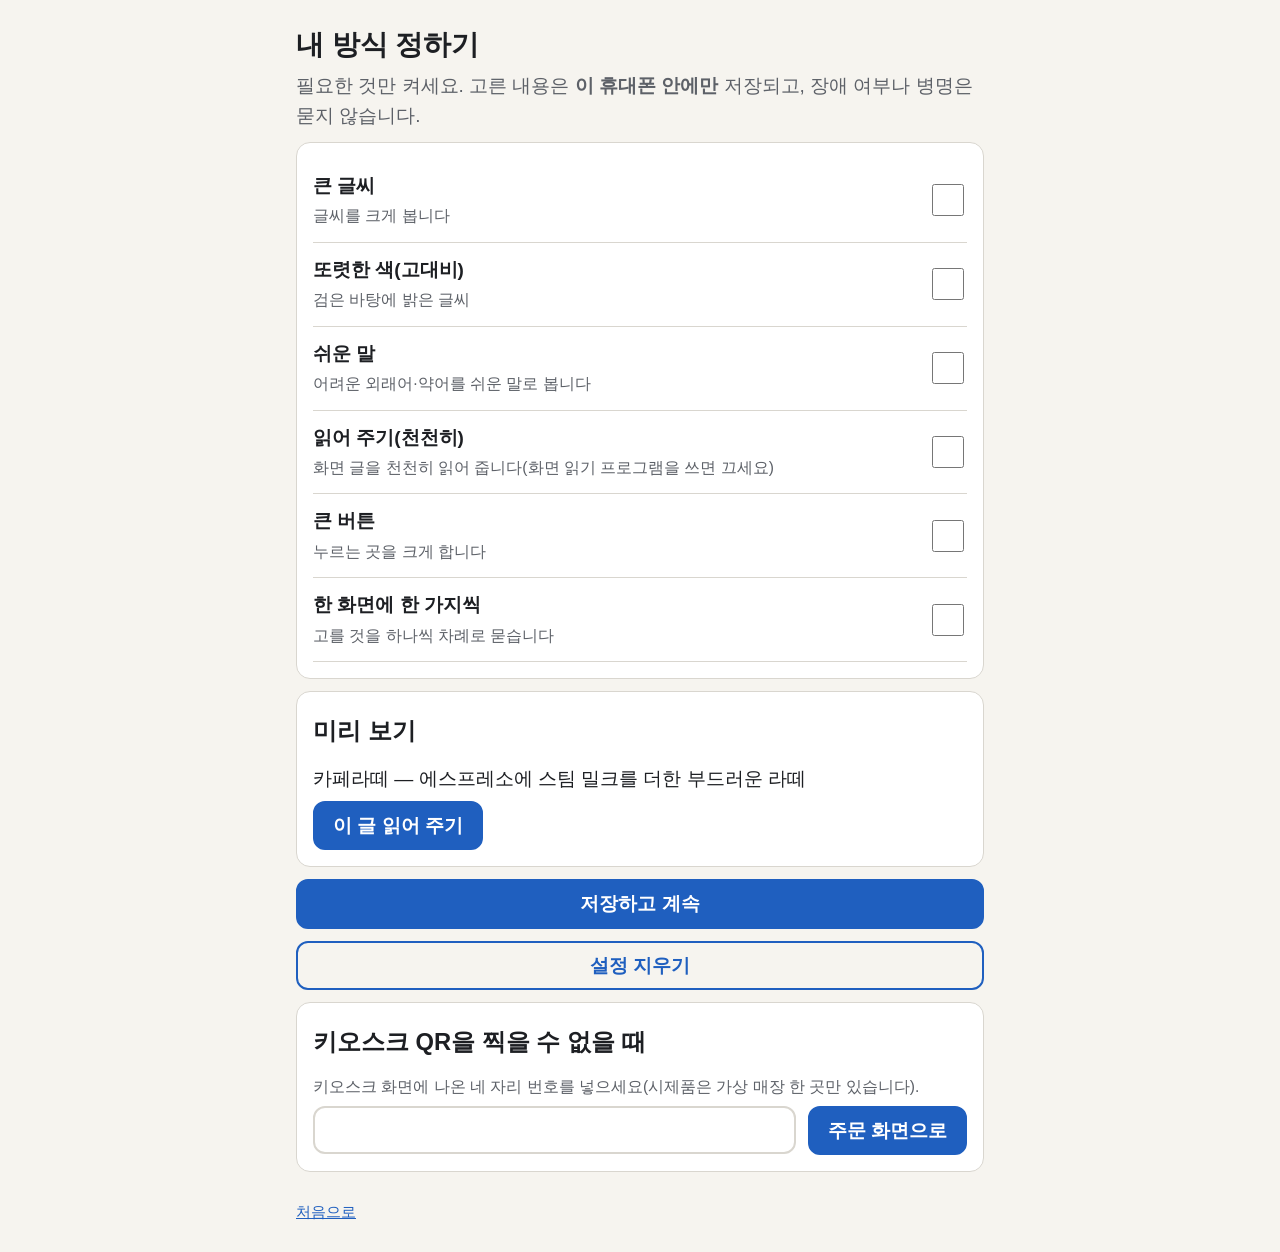
<file: my.html>
<!doctype html>
<html lang="ko">
<head>
<meta charset="utf-8">
<meta name="viewport" content="width=device-width, initial-scale=1">
<title>내 방식 정하기 — 내 방식 QR</title>
<link rel="stylesheet" href="css/app.css">
</head>
<body>
<main class="wrap">
  <h1>내 방식 정하기</h1>
  <p class="sub">필요한 것만 켜세요. 고른 내용은 <b>이 휴대폰 안에만</b> 저장되고, 장애 여부나 병명은 묻지 않습니다.</p>
  <div class="card" id="toggles"></div>
  <div class="card" id="preview" aria-live="polite">
    <div class="step-title">미리 보기</div>
    <p id="pv-text">카페라떼 — 에스프레소에 스팀 밀크를 더한 부드러운 라떼</p>
    <button id="pv-btn" type="button">이 글 읽어 주기</button>
  </div>
  <button id="save" class="block" type="button">저장하고 계속</button>
  <button id="reset" class="block ghost" type="button">설정 지우기</button>
  <div class="card">
    <div class="step-title">키오스크 QR을 찍을 수 없을 때</div>
    <p class="sub small">키오스크 화면에 나온 네 자리 번호를 넣으세요(시제품은 가상 매장 한 곳만 있습니다).</p>
    <div class="row">
      <input id="code" class="grow" inputmode="numeric" maxlength="4" aria-label="키오스크 번호 네 자리" style="font:inherit; min-height:var(--btn-h); padding:0 12px; border-radius:12px; border:2px solid var(--line); background:var(--surface); color:var(--ink)">
      <button id="go" type="button">주문 화면으로</button>
    </div>
  </div>
  <p class="foot"><a href="index.html">처음으로</a></p>
</main>
<script type="module">
import { CODES, loadProfile, saveProfile, clearProfile, applyProfile, speak, el } from "./js/common.js";
const params = new URLSearchParams(location.search);
// v0.3: 돌아갈 화면(next)은 같은 출처의 정해진 페이지와 정해진 값만 받는다(외부 주소·javascript: 등은 무시 — 1차 내부 점검 B 실측)
const NEXT_PAGES = ["order.html", "demo.html", "index.html", "kiosk.html"];
function safeNext(raw) {
  if (!raw) return null;
  try {
    const u = new URL(raw, location.href);
    if (u.origin !== location.origin || !/^https?:$/.test(u.protocol)) return null;
    const page = u.pathname.split("/").pop();
    if (!NEXT_PAGES.includes(page)) return null;
    const q = new URLSearchParams();
    for (const key of ["store", "k", "p"]) { const v = u.searchParams.get(key); if (v && /^[A-Za-z0-9.]{1,40}$/.test(v)) q.set(key, v); }
    const qs = q.toString();
    return page + (qs ? "?" + qs : "");
  } catch (e) { return null; }
}
const next = safeNext(params.get("next"));
let codes = new Set((loadProfile() || { codes: [] }).codes);
const box = document.getElementById("toggles");
for (const [c, v] of Object.entries(CODES)) {
  const id = "t-" + c;
  const input = el("input", { type: "checkbox", id, "data-code": c, checked: codes.has(c) || false });
  input.addEventListener("change", () => { input.checked ? codes.add(c) : codes.delete(c); refresh(); });
  box.append(el("label", { class: "toggle", for: id }, el("span", {}, el("b", {}, v.label), el("br"), el("span", { class: "sub small" }, v.hint)), input));
}
function refresh() {
  applyProfile({ codes: [...codes] });
  document.getElementById("pv-text").textContent = codes.has("EASY")
    ? "카페라떼 — 진한 커피 원액에 데운 우유를 더한 부드러운 라떼예요."
    : "카페라떼 — 에스프레소에 스팀 밀크를 더한 부드러운 라떼";
}
refresh();
document.getElementById("pv-btn").onclick = () => speak(document.getElementById("pv-text").textContent, codes.has("VOICE"));
document.getElementById("save").onclick = () => {
  saveProfile([...codes]);
  location.href = next ? next : "order.html?store=hanmogeum";
};
document.getElementById("reset").onclick = () => { clearProfile(); codes = new Set(); document.querySelectorAll("#toggles input").forEach((i) => (i.checked = false)); refresh(); };
document.getElementById("go").onclick = () => {
  const v = document.getElementById("code").value.trim();
  if (!/^\d{4}$/.test(v)) { alert("네 자리 번호를 넣어 주세요."); return; }
  saveProfile([...codes]);
  location.href = `order.html?store=hanmogeum&k=${v}`;
};
</script>
</body>
</html>
</file>
<file: css/app.css>
/* 내 방식 QR — 공통 스타일. 프로필 기능 코드가 body 클래스로 붙는다:
   p-big(큰 글씨) · p-hc(고대비) · p-touch(큰 버튼) · p-one(한 화면 한 선택) — 쉬운 말·읽어 주기는 내용·동작으로 처리 */
:root {
  --bg: #f6f4ef;
  --surface: #ffffff;
  --ink: #1d1f23;
  --sub: #5d6168;
  --line: #d9d6cf;
  --accent: #1f5fbf;
  --accent-ink: #ffffff;
  --ok: #1d7a46;
  --warn: #9a5b00;
  --danger: #b3261e;
  --focus: #ffbf00;
  --fs: 19px;   /* v0.3: 첫 화면 글씨 17px → 19px(1차 내부 점검 E) */
  --btn-h: 48px;
  --radius: 14px;
  --gap: 12px;
}
.p-big { --fs: 28px; }
.p-touch { --btn-h: 76px; --gap: 18px; }
.p-hc {
  --bg: #000000; --surface: #0b0b0b; --ink: #ffffff; --sub: #e6e6e6; --line: #ffffff;
  --accent: #ffd400; --accent-ink: #000000; --ok: #7CFF9B; --warn: #ffd400; --danger: #ff8a80;
}
* { box-sizing: border-box; }
html, body { margin: 0; padding: 0; }
body {
  background: var(--bg); color: var(--ink);
  font: 400 var(--fs)/1.55 -apple-system, "Apple SD Gothic Neo", "Malgun Gothic", "Noto Sans KR", sans-serif;
  -webkit-text-size-adjust: 100%;
}
a { color: var(--accent); }
.p-hc a { color: var(--accent); text-decoration: underline; }
:focus-visible { outline: 4px solid var(--focus); outline-offset: 2px; }
.wrap { max-width: 720px; margin: 0 auto; padding: 16px; }
.wide { max-width: 1100px; }
h1 { font-size: 1.45em; line-height: 1.3; margin: 0.4em 0 0.3em; }
h2 { font-size: 1.15em; margin: 1.2em 0 0.4em; }
p { margin: 0.4em 0; }
.sub { color: var(--sub); }
.small { font-size: 0.82em; }
.card {
  background: var(--surface); border: 1px solid var(--line); border-radius: var(--radius);
  padding: 16px; margin: var(--gap) 0;
}
.p-hc .card { border-width: 2px; }
.row { display: flex; gap: var(--gap); flex-wrap: wrap; align-items: center; }
.grow { flex: 1 1 auto; }
button, .btn {
  display: inline-flex; align-items: center; justify-content: center; gap: 8px;
  min-height: var(--btn-h); min-width: var(--btn-h); padding: 8px 18px;
  font: inherit; font-weight: 700; border-radius: 12px; cursor: pointer;
  border: 2px solid var(--accent); background: var(--accent); color: var(--accent-ink); text-decoration: none;
}
button.ghost, .btn.ghost { background: transparent; color: var(--accent); }
button.danger { background: var(--danger); border-color: var(--danger); color: #fff; }
.p-hc button.danger { color: #000; }
button:disabled { opacity: 0.45; cursor: not-allowed; }
.block { display: flex; width: 100%; margin: var(--gap) 0; }
.tag { display: inline-block; font-size: 0.75em; padding: 2px 8px; border-radius: 999px; border: 1px solid var(--line); color: var(--sub); }
.tag.ai { border-color: var(--ok); color: var(--ok); }
.tag.orig { border-color: var(--warn); color: var(--warn); }
.notice { border-left: 6px solid var(--warn); }
.allergy { border-left: 6px solid var(--danger); }
.price { font-weight: 800; white-space: nowrap; }
.callbar {
  position: sticky; bottom: 0; background: var(--bg); padding: 10px 0; border-top: 1px solid var(--line);
  display: flex; gap: var(--gap);
}
.callbar button { flex: 1; }
/* v0.4(2차 내부 점검 A: 하단 바가 초점 받은 메뉴를 최대 61% 가림) — 초점이 옮겨 갈 때 하단 바 높이만큼 비워 두기 */
html { scroll-padding-bottom: calc(var(--btn-h) * 1.5 + 40px); }
#app :focus { scroll-margin-bottom: calc(var(--btn-h) * 1.5 + 40px); }
table { border-collapse: collapse; width: 100%; font-size: 0.9em; }
th, td { border-bottom: 1px solid var(--line); padding: 6px 8px; text-align: left; vertical-align: top; }
.toggle {
  display: flex; align-items: center; justify-content: space-between; gap: 12px; padding: 12px 0;
  border-bottom: 1px solid var(--line); min-height: var(--btn-h);
}
.toggle input { width: 32px; height: 32px; accent-color: var(--accent); }
.step-title { font-size: 1.25em; font-weight: 800; margin: 0.2em 0 0.6em; }
.step-title:focus { outline: none; }
.choice { display: flex; flex-direction: column; gap: var(--gap); }
.choice button { justify-content: flex-start; text-align: left; background: var(--surface); color: var(--ink); border-color: var(--line); }
.choice button[aria-pressed="true"] { border-color: var(--accent); box-shadow: inset 0 0 0 3px var(--accent); }
.foot { margin: 28px 0 12px; font-size: 0.8em; color: var(--sub); }
.qrbox { display: flex; justify-content: center; padding: 12px; background: #fff; border-radius: 12px; }
.qrbox img, .qrbox svg { width: 240px; height: 240px; image-rendering: pixelated; }
.live { min-height: 1.5em; }
/* 키오스크(기본 화면 — 일부러 빽빽하게) */
.kiosk { font-size: 13px; }
.kiosk .grid { display: grid; grid-template-columns: repeat(auto-fill, minmax(120px, 1fr)); gap: 6px; }
.kiosk .item { background: #fff; border: 1px solid #ddd; border-radius: 6px; padding: 6px; font-size: 12px; line-height: 1.3; }
.kiosk .item b { display: block; font-size: 13px; }
.kiosk .tabs { display: flex; gap: 4px; flex-wrap: wrap; margin: 6px 0; }
.kiosk .tabs button { min-height: 30px; padding: 2px 10px; font-size: 12px; border-radius: 6px; }
.kiosk .myway { min-height: 64px; font-size: 18px; width: 100%; margin: 8px 0; }
.modal { position: fixed; inset: 0; background: rgba(0,0,0,0.55); display: none; align-items: center; justify-content: center; padding: 16px; z-index: 10; }
.modal.open { display: flex; }
.modal .card { max-width: 420px; width: 100%; }
/* 한 기기 시연 */
.demo { display: grid; grid-template-columns: 1.4fr 1fr; gap: 16px; }
.demo iframe { width: 100%; height: 760px; border: 1px solid var(--line); border-radius: 16px; background: #fff; }
.phoneframe { max-width: 400px; justify-self: center; width: 100%; }
@media (max-width: 860px) { .demo { grid-template-columns: 1fr; } .demo iframe { height: 640px; } .demo .phoneframe { order: -1; } } /* v0.4(2차 내부 점검 A·E): 휴대폰으로 열면 손님 화면을 먼저 */

/* v0.3: 화면 읽기 프로그램에만 들리는 안내 한 줄(aria-live는 여기만) */
.sr-only { position:absolute; width:1px; height:1px; padding:0; margin:-1px; overflow:hidden; clip:rect(0,0,0,0); white-space:nowrap; border:0; }
/* v0.5(3차 내부 점검 P0·P1) — 결제 전 확인의 품목별 알레르기 한 줄 · 직원 호출 알림은 화면 위에 고정 */
.cartline { padding: 6px 0; border-bottom: 1px solid var(--line); }
.cartline:last-of-type { border-bottom: 0; }
.allergy-line { border-left: 4px solid var(--danger); padding-left: 8px; font-size: 0.9em; margin-top: 4px; }
.staffnote { position: fixed; top: 8px; left: 8px; right: 8px; max-width: 720px; margin: 0 auto; z-index: 20; background: var(--surface); box-shadow: 0 4px 16px rgba(0,0,0,0.25); }
/* v0.6 — AI 화면 구성안: 첫 화면 안내 한 줄 · 목록 쪽 넘기기 */
.greet { font-weight: 700; border-left: 6px solid var(--accent); padding: 4px 0 4px 10px; margin: 8px 0; }
.pager { margin: var(--gap) 0; }
.pager button { flex: 1 1 40%; }
.plan-note { margin-top: 18px; }
details code { word-break: break-all; font-size: 0.85em; }
/* v0.6(3차 내부 점검 A P2): 초점 표시를 두 색으로 — 밝은 바탕·고대비 모두에서 보이게 */
:focus-visible { outline: 4px solid var(--focus); outline-offset: 2px; box-shadow: 0 0 0 8px #000; }
.p-hc :focus-visible { box-shadow: 0 0 0 8px #fff; }
.more { background: var(--surface); color: var(--accent); border-style: dashed; }
.demonews { position: sticky; top: 0; z-index: 5; display: flex; flex-wrap: wrap; gap: 8px; align-items: center; }
/* v0.6 첫 화면(국민투표용 — 3차 내부 점검 C·E: 'AI가 하는 일' 상자는 접어 두기) */
.hero { font-size: 1.08em; line-height: 1.6; }
.hero-btn { min-height: calc(var(--btn-h) * 1.4); font-size: 1.05em; }
details > summary { cursor: pointer; min-height: var(--btn-h); display: flex; align-items: center; }
/* v0.7(4차 내부 점검) — 주문 번호 줄바꿈(B·E: 번호 글이 잘림) · 키오스크 큰 번호 · 눌린 선택 단추의 초점 이중색(A) · 시연 소식 숨김(E) · 단추 글 낱말 단위 줄바꿈(E) · 두 기기 직원 호출 큰 글 */
.issued { white-space: normal; font-weight: 700; margin: 0.6em 0; }
.issued .no { display: block; font-size: 1.8em; font-weight: 800; }
.steps { margin: 0.4em 0 0.6em; padding-left: 1.4em; font-weight: 700; }
.steps li { margin: 0.2em 0; }
.kiosk-no { font-size: 40px; font-weight: 800; letter-spacing: 2px; margin: 6px 0; }
.choice button[aria-pressed="true"]:focus-visible { box-shadow: inset 0 0 0 3px var(--accent), 0 0 0 8px #000; }
.p-hc .choice button[aria-pressed="true"]:focus-visible { box-shadow: inset 0 0 0 3px var(--accent), 0 0 0 8px #fff; }
.demonews[hidden] { display: none; }
button, .btn { word-break: keep-all; overflow-wrap: anywhere; }
.staffnote.big b { font-size: 1.3em; }
.staffnote { word-break: keep-all; overflow-wrap: anywhere; }
/* v0.7.2(5차 내부 점검 A: 320×568·큰 글씨에서 두 기기 직원 큰 글 알림이 화면보다 커 「알림 닫기」에 닿을 수 없음) — 알림 높이를 화면 안으로, 넘치면 알림 안에서 내림 */
.staffnote { max-height: calc(100vh - 16px); max-height: calc(100dvh - 16px); overflow-y: auto; overscroll-behavior: contain; }
/* v0.7.3(6차 내부 점검 A·B·D: 320×568 큰 글씨에서 알림 안을 내려야 「알림 닫기」가 보였음 — 터치 손님은 닫는 길을 못 봄) — 닫기 단추를 알림 아래쪽에 고정 */
.staffnote > button { position: sticky; bottom: 0; background: var(--surface); }
/* v0.7.2(A·B·E): 주문 QR 화면 3단계 안내가 낱말 중간에서 끊기지 않게 */
ol.steps li { word-break: keep-all; overflow-wrap: anywhere; }
.staffnote.big p:first-of-type { font-size: 1.1em; font-weight: 700; }
</file>
